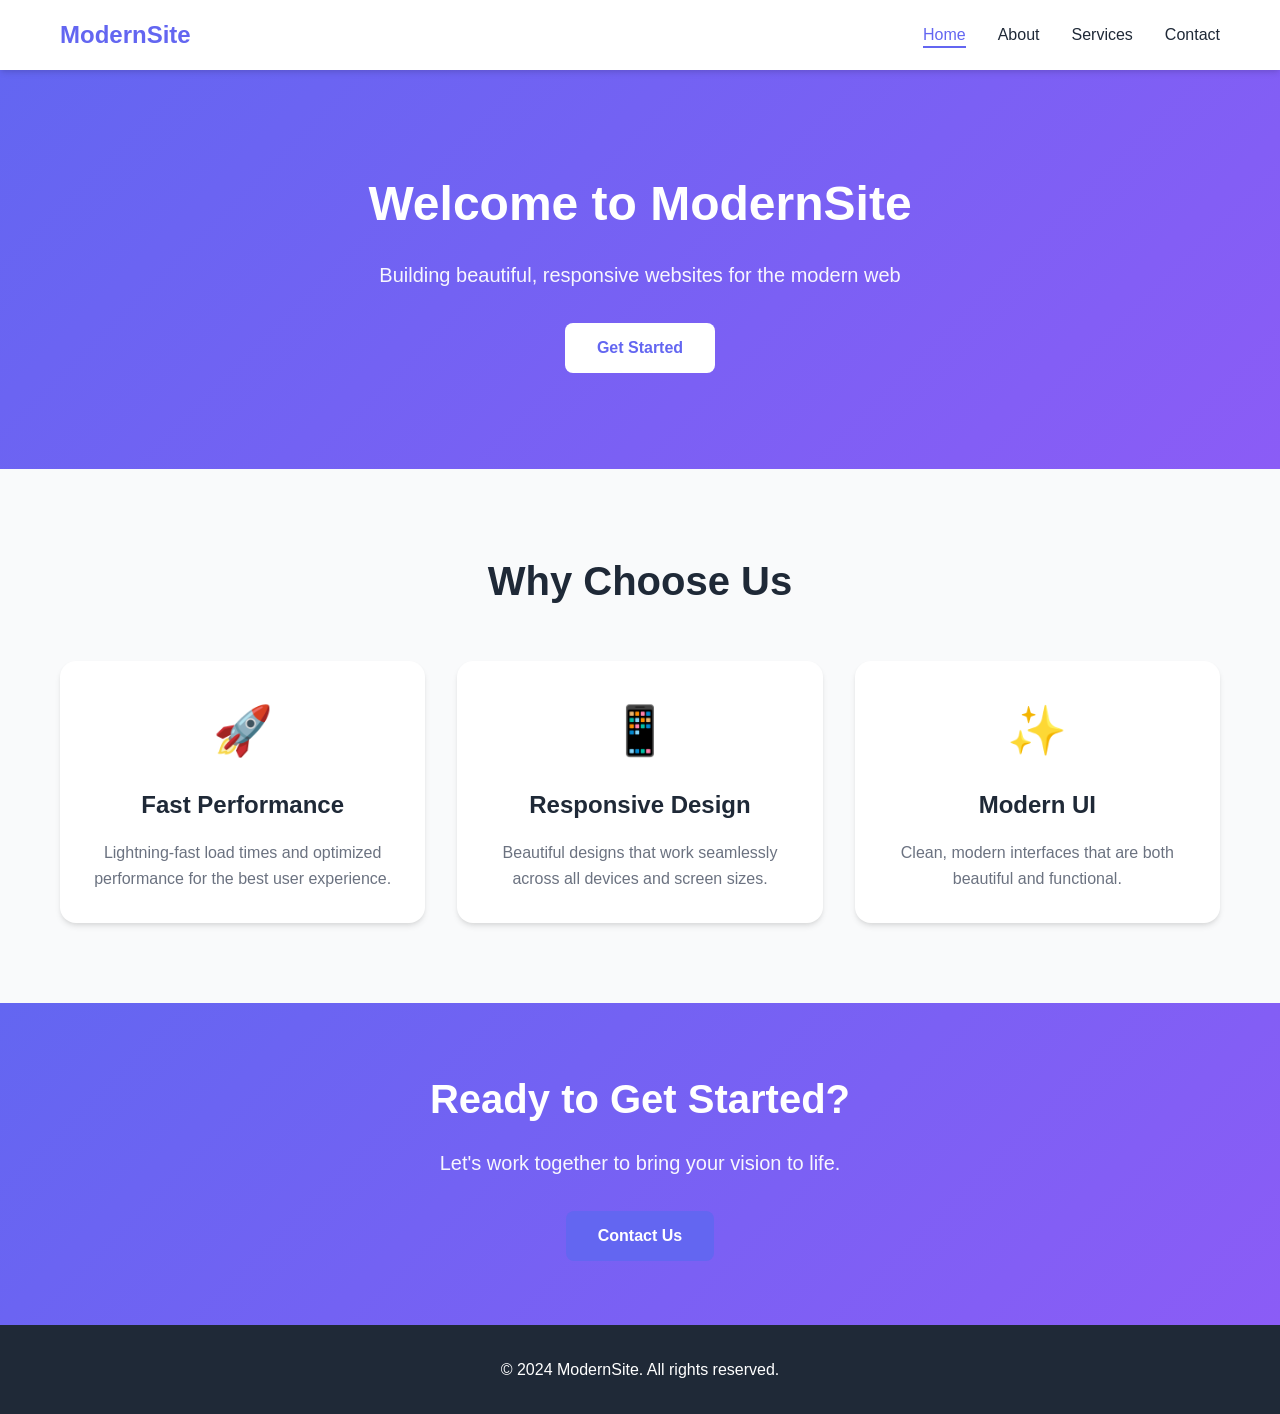
<file: index.html>
<!DOCTYPE html>
<html lang="en">
<head>
    <meta charset="UTF-8">
    <meta name="viewport" content="width=device-width, initial-scale=1.0">
    <title>Home - Modern Website</title>
    <link rel="stylesheet" href="styles.css">
</head>
<body>
    <header>
        <nav class="navbar">
            <div class="container">
                <div class="logo">
                    <h1>ModernSite</h1>
                </div>
                <ul class="nav-menu">
                    <li><a href="index.html" class="active">Home</a></li>
                    <li><a href="about.html">About</a></li>
                    <li><a href="services.html">Services</a></li>
                    <li><a href="contact.html">Contact</a></li>
                </ul>
                <div class="hamburger">
                    <span></span>
                    <span></span>
                    <span></span>
                </div>
            </div>
        </nav>
    </header>

    <main>
        <section class="hero">
            <div class="container">
                <div class="hero-content">
                    <h2 class="hero-title">Welcome to ModernSite</h2>
                    <p class="hero-subtitle">Building beautiful, responsive websites for the modern web</p>
                    <a href="contact.html" class="btn btn-primary">Get Started</a>
                </div>
            </div>
        </section>

        <section class="features">
            <div class="container">
                <h2 class="section-title">Why Choose Us</h2>
                <div class="features-grid">
                    <div class="feature-card">
                        <div class="feature-icon">🚀</div>
                        <h3>Fast Performance</h3>
                        <p>Lightning-fast load times and optimized performance for the best user experience.</p>
                    </div>
                    <div class="feature-card">
                        <div class="feature-icon">📱</div>
                        <h3>Responsive Design</h3>
                        <p>Beautiful designs that work seamlessly across all devices and screen sizes.</p>
                    </div>
                    <div class="feature-card">
                        <div class="feature-icon">✨</div>
                        <h3>Modern UI</h3>
                        <p>Clean, modern interfaces that are both beautiful and functional.</p>
                    </div>
                </div>
            </div>
        </section>

        <section class="cta-section">
            <div class="container">
                <h2>Ready to Get Started?</h2>
                <p>Let's work together to bring your vision to life.</p>
                <a href="contact.html" class="btn btn-secondary">Contact Us</a>
            </div>
        </section>
    </main>

    <footer>
        <div class="container">
            <p>&copy; 2024 ModernSite. All rights reserved.</p>
        </div>
    </footer>

    <script src="script.js"></script>
</body>
</html>
</file>
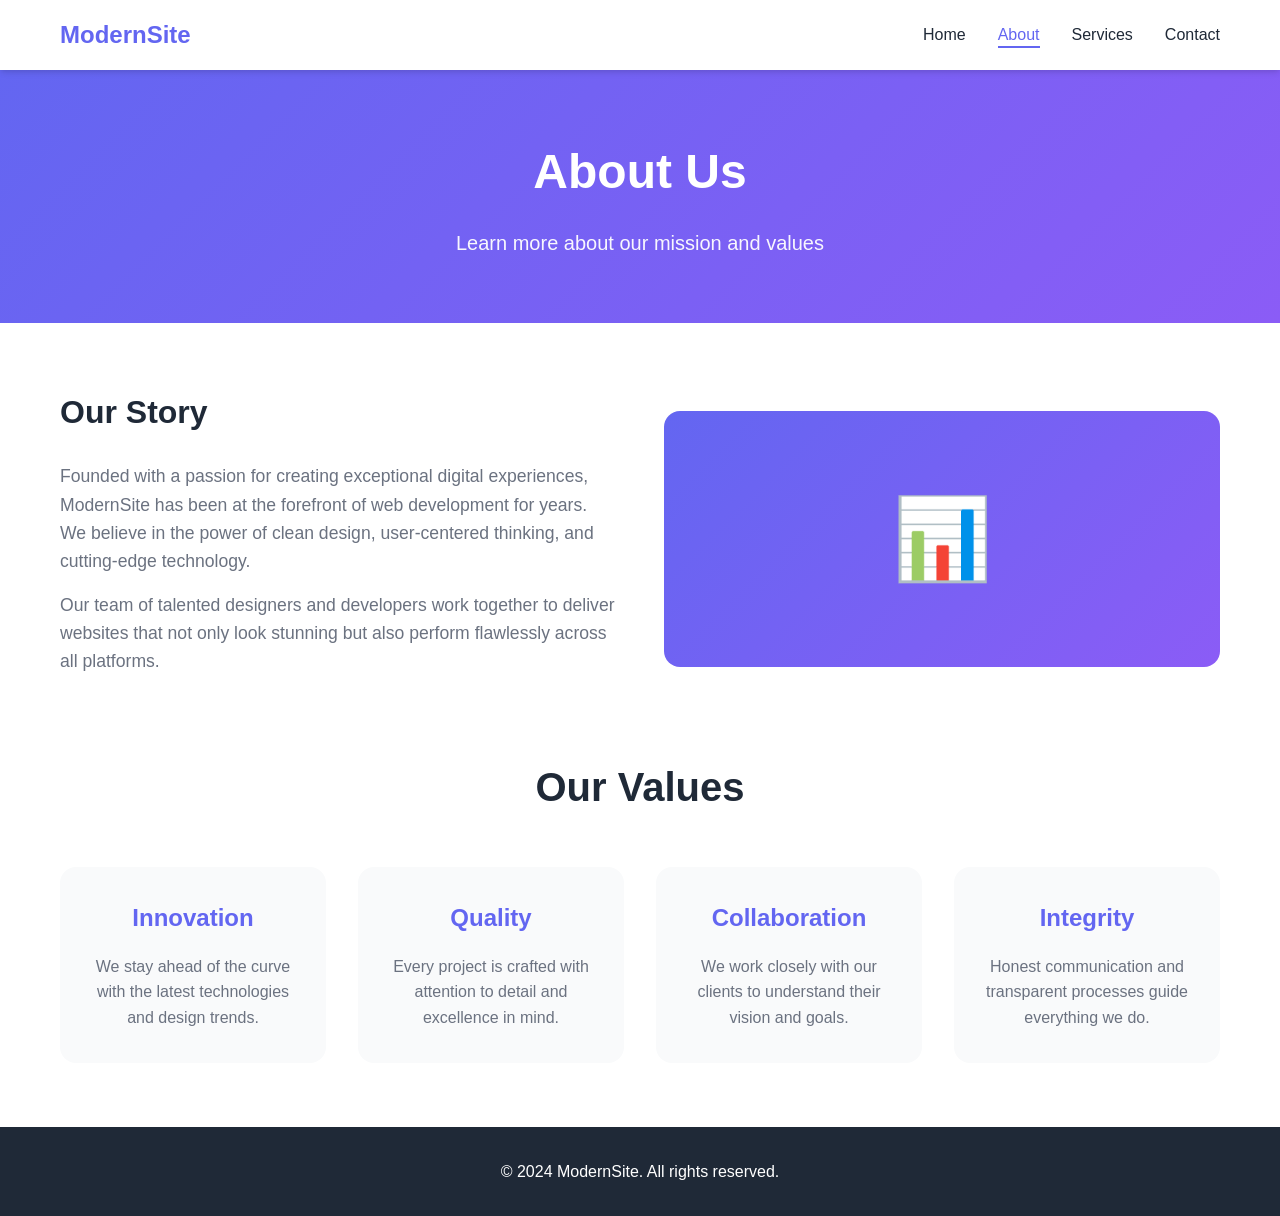
<file: about.html>
<!DOCTYPE html>
<html lang="en">
<head>
    <meta charset="UTF-8">
    <meta name="viewport" content="width=device-width, initial-scale=1.0">
    <title>About Us - Modern Website</title>
    <link rel="stylesheet" href="styles.css">
</head>
<body>
    <header>
        <nav class="navbar">
            <div class="container">
                <div class="logo">
                    <h1>ModernSite</h1>
                </div>
                <ul class="nav-menu">
                    <li><a href="index.html">Home</a></li>
                    <li><a href="about.html" class="active">About</a></li>
                    <li><a href="services.html">Services</a></li>
                    <li><a href="contact.html">Contact</a></li>
                </ul>
                <div class="hamburger">
                    <span></span>
                    <span></span>
                    <span></span>
                </div>
            </div>
        </nav>
    </header>

    <main>
        <section class="page-header">
            <div class="container">
                <h1>About Us</h1>
                <p>Learn more about our mission and values</p>
            </div>
        </section>

        <section class="about-content">
            <div class="container">
                <div class="about-grid">
                    <div class="about-text">
                        <h2>Our Story</h2>
                        <p>Founded with a passion for creating exceptional digital experiences, ModernSite has been at the forefront of web development for years. We believe in the power of clean design, user-centered thinking, and cutting-edge technology.</p>
                        <p>Our team of talented designers and developers work together to deliver websites that not only look stunning but also perform flawlessly across all platforms.</p>
                    </div>
                    <div class="about-image">
                        <div class="placeholder-image">📊</div>
                    </div>
                </div>

                <div class="values-section">
                    <h2>Our Values</h2>
                    <div class="values-grid">
                        <div class="value-item">
                            <h3>Innovation</h3>
                            <p>We stay ahead of the curve with the latest technologies and design trends.</p>
                        </div>
                        <div class="value-item">
                            <h3>Quality</h3>
                            <p>Every project is crafted with attention to detail and excellence in mind.</p>
                        </div>
                        <div class="value-item">
                            <h3>Collaboration</h3>
                            <p>We work closely with our clients to understand their vision and goals.</p>
                        </div>
                        <div class="value-item">
                            <h3>Integrity</h3>
                            <p>Honest communication and transparent processes guide everything we do.</p>
                        </div>
                    </div>
                </div>
            </div>
        </section>
    </main>

    <footer>
        <div class="container">
            <p>&copy; 2024 ModernSite. All rights reserved.</p>
        </div>
    </footer>

    <script src="script.js"></script>
</body>
</html>
</file>
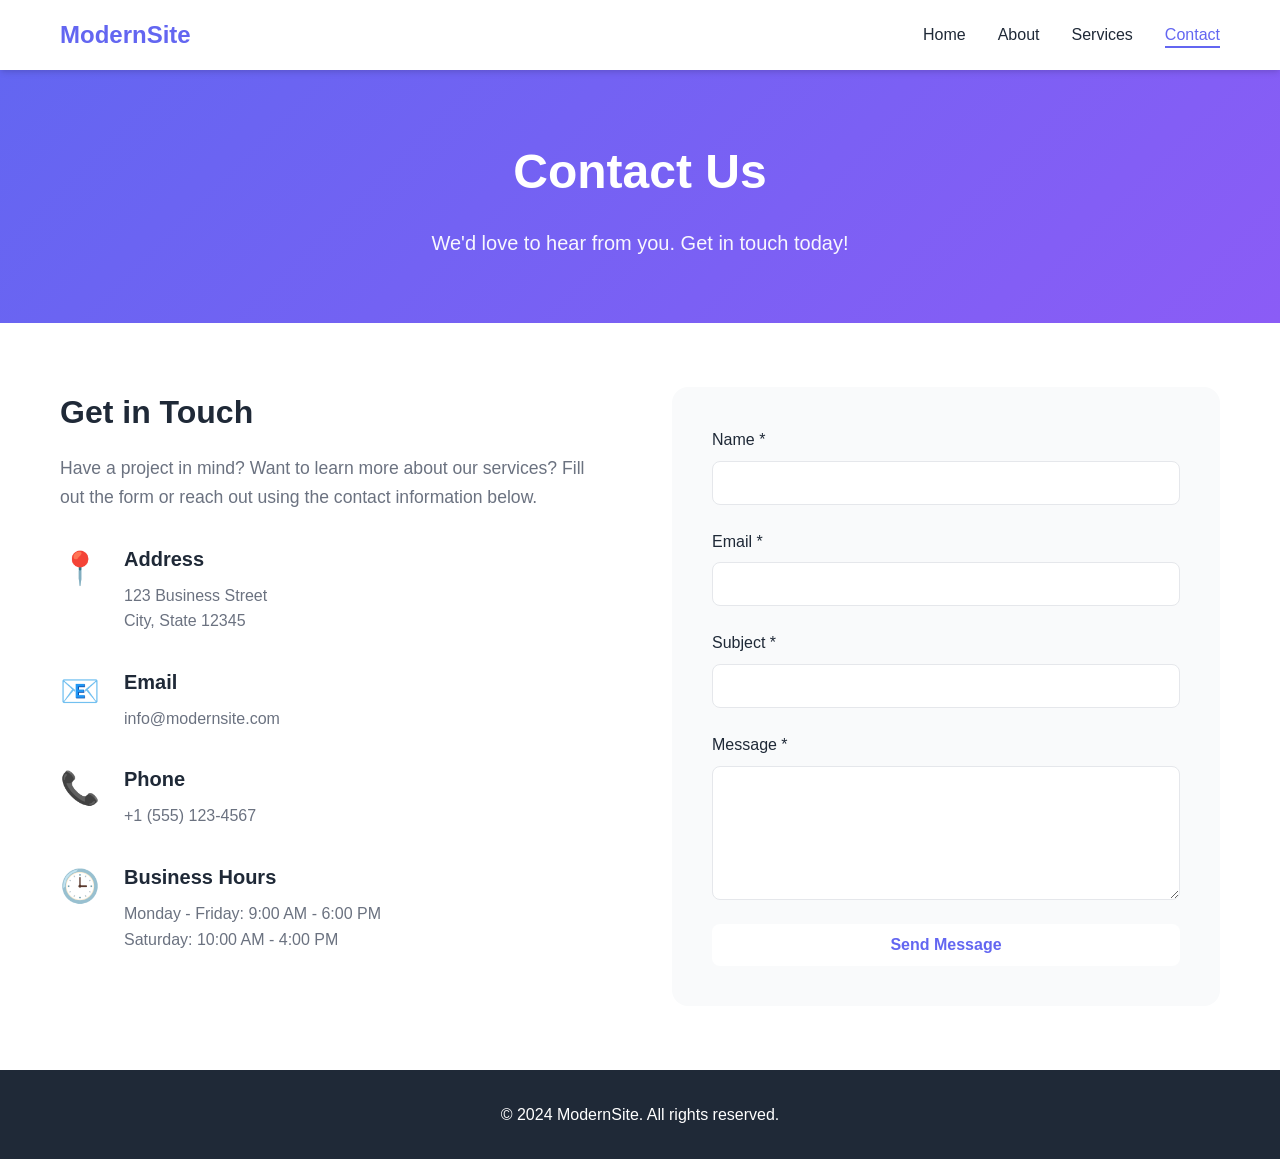
<file: contact.html>
<!DOCTYPE html>
<html lang="en">
<head>
    <meta charset="UTF-8">
    <meta name="viewport" content="width=device-width, initial-scale=1.0">
    <title>Contact Us - Modern Website</title>
    <link rel="stylesheet" href="styles.css">
</head>
<body>
    <header>
        <nav class="navbar">
            <div class="container">
                <div class="logo">
                    <h1>ModernSite</h1>
                </div>
                <ul class="nav-menu">
                    <li><a href="index.html">Home</a></li>
                    <li><a href="about.html">About</a></li>
                    <li><a href="services.html">Services</a></li>
                    <li><a href="contact.html" class="active">Contact</a></li>
                </ul>
                <div class="hamburger">
                    <span></span>
                    <span></span>
                    <span></span>
                </div>
            </div>
        </nav>
    </header>

    <main>
        <section class="page-header">
            <div class="container">
                <h1>Contact Us</h1>
                <p>We'd love to hear from you. Get in touch today!</p>
            </div>
        </section>

        <section class="contact-content">
            <div class="container">
                <div class="contact-grid">
                    <div class="contact-info">
                        <h2>Get in Touch</h2>
                        <p>Have a project in mind? Want to learn more about our services? Fill out the form or reach out using the contact information below.</p>
                        
                        <div class="contact-details">
                            <div class="contact-item">
                                <div class="contact-icon">📍</div>
                                <div>
                                    <h3>Address</h3>
                                    <p>123 Business Street<br>City, State 12345</p>
                                </div>
                            </div>
                            <div class="contact-item">
                                <div class="contact-icon">📧</div>
                                <div>
                                    <h3>Email</h3>
                                    <p>info@modernsite.com</p>
                                </div>
                            </div>
                            <div class="contact-item">
                                <div class="contact-icon">📞</div>
                                <div>
                                    <h3>Phone</h3>
                                    <p>+1 (555) 123-4567</p>
                                </div>
                            </div>
                            <div class="contact-item">
                                <div class="contact-icon">🕒</div>
                                <div>
                                    <h3>Business Hours</h3>
                                    <p>Monday - Friday: 9:00 AM - 6:00 PM<br>Saturday: 10:00 AM - 4:00 PM</p>
                                </div>
                            </div>
                        </div>
                    </div>

                    <div class="contact-form-container">
                        <form class="contact-form" id="contactForm">
                            <div class="form-group">
                                <label for="name">Name *</label>
                                <input type="text" id="name" name="name" required>
                            </div>
                            <div class="form-group">
                                <label for="email">Email *</label>
                                <input type="email" id="email" name="email" required>
                            </div>
                            <div class="form-group">
                                <label for="subject">Subject *</label>
                                <input type="text" id="subject" name="subject" required>
                            </div>
                            <div class="form-group">
                                <label for="message">Message *</label>
                                <textarea id="message" name="message" rows="6" required></textarea>
                            </div>
                            <button type="submit" class="btn btn-primary">Send Message</button>
                        </form>
                    </div>
                </div>
            </div>
        </section>
    </main>

    <footer>
        <div class="container">
            <p>&copy; 2024 ModernSite. All rights reserved.</p>
        </div>
    </footer>

    <script src="script.js"></script>
</body>
</html>
</file>
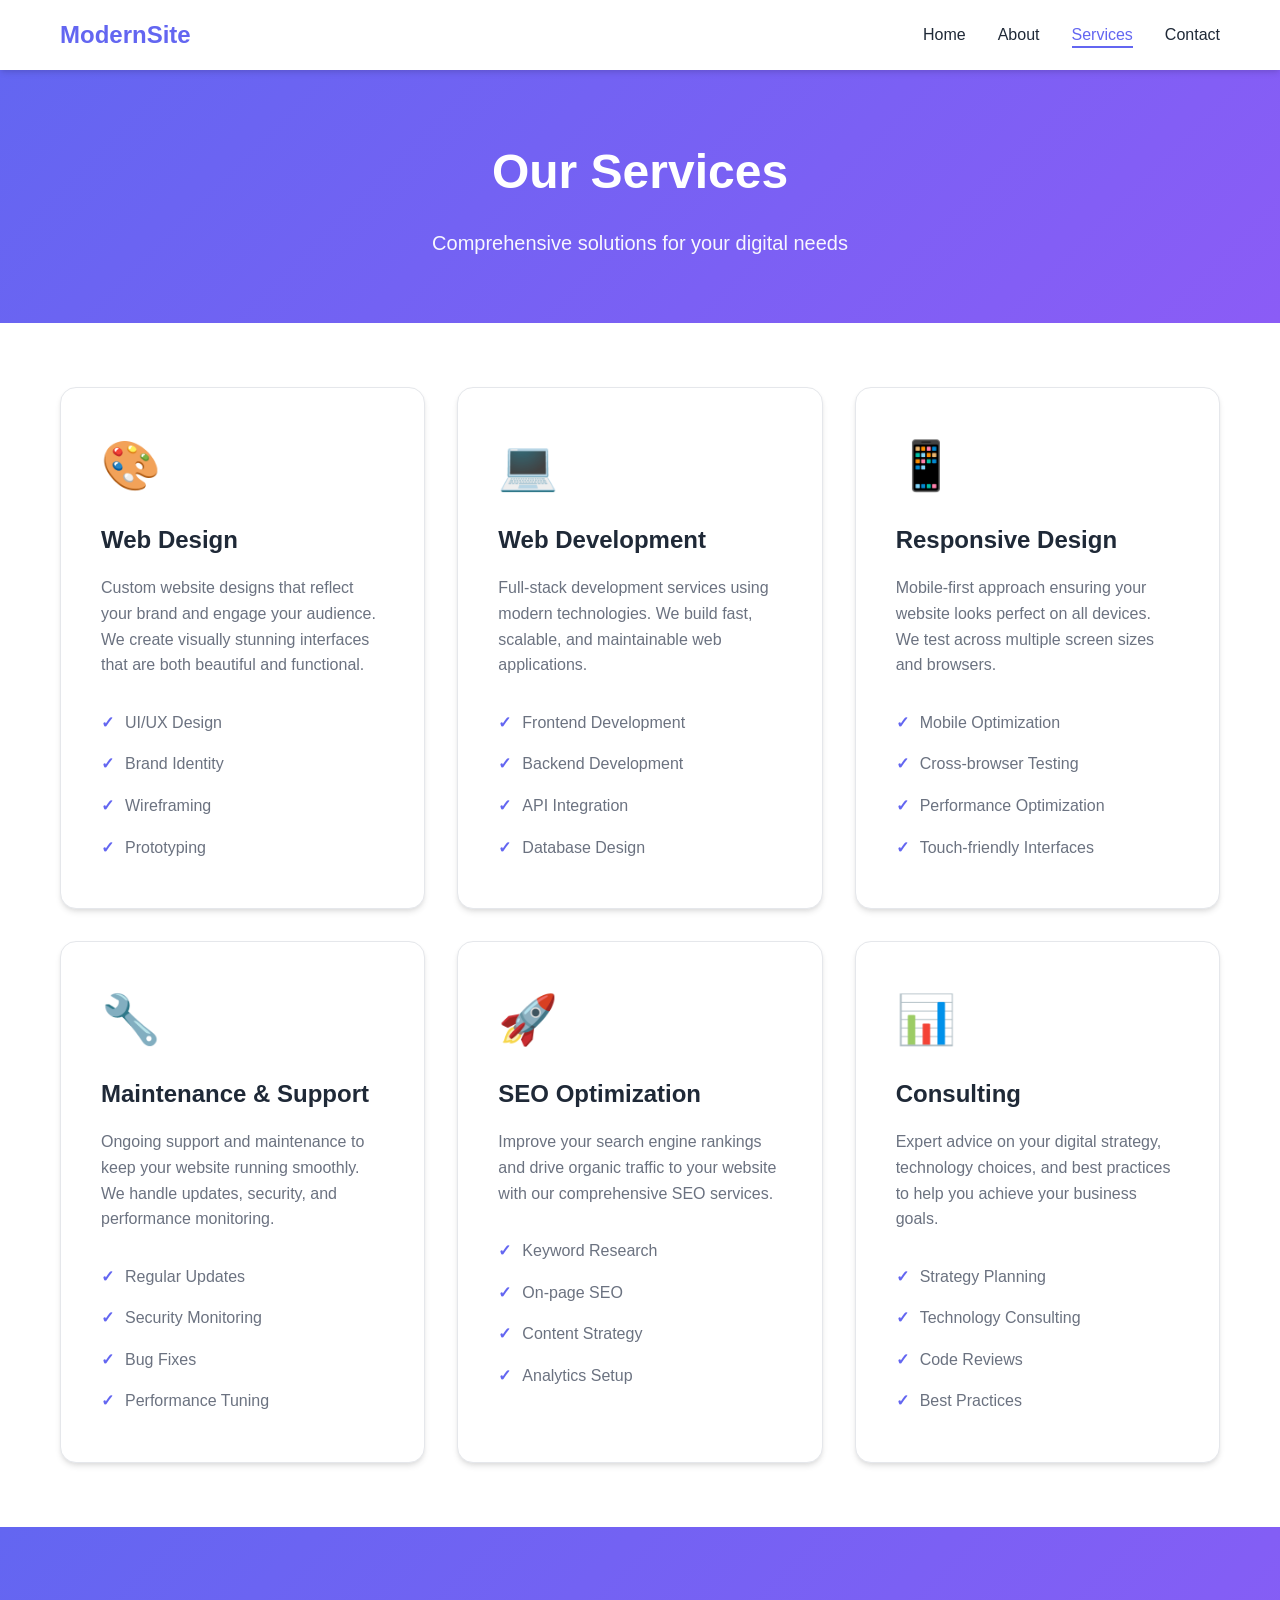
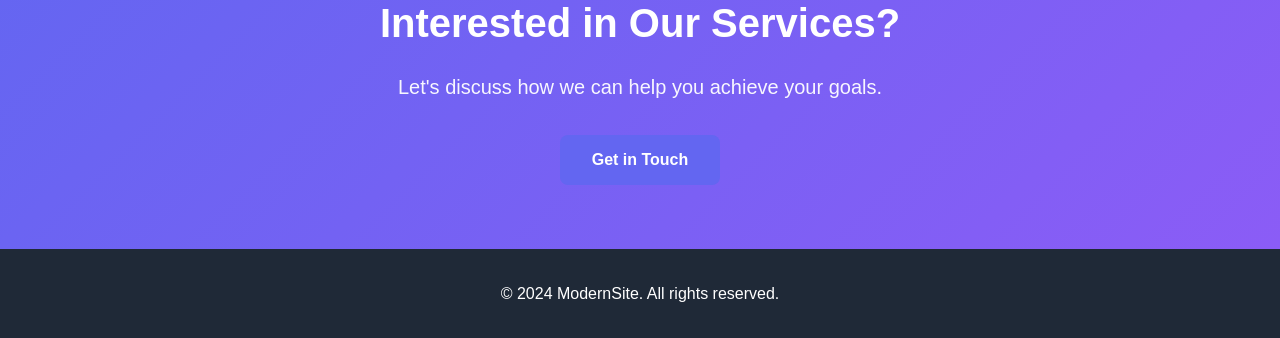
<file: services.html>
<!DOCTYPE html>
<html lang="en">
<head>
    <meta charset="UTF-8">
    <meta name="viewport" content="width=device-width, initial-scale=1.0">
    <title>Services - Modern Website</title>
    <link rel="stylesheet" href="styles.css">
</head>
<body>
    <header>
        <nav class="navbar">
            <div class="container">
                <div class="logo">
                    <h1>ModernSite</h1>
                </div>
                <ul class="nav-menu">
                    <li><a href="index.html">Home</a></li>
                    <li><a href="about.html">About</a></li>
                    <li><a href="services.html" class="active">Services</a></li>
                    <li><a href="contact.html">Contact</a></li>
                </ul>
                <div class="hamburger">
                    <span></span>
                    <span></span>
                    <span></span>
                </div>
            </div>
        </nav>
    </header>

    <main>
        <section class="page-header">
            <div class="container">
                <h1>Our Services</h1>
                <p>Comprehensive solutions for your digital needs</p>
            </div>
        </section>

        <section class="services-content">
            <div class="container">
                <div class="services-grid">
                    <div class="service-card">
                        <div class="service-icon">🎨</div>
                        <h3>Web Design</h3>
                        <p>Custom website designs that reflect your brand and engage your audience. We create visually stunning interfaces that are both beautiful and functional.</p>
                        <ul class="service-features">
                            <li>UI/UX Design</li>
                            <li>Brand Identity</li>
                            <li>Wireframing</li>
                            <li>Prototyping</li>
                        </ul>
                    </div>

                    <div class="service-card">
                        <div class="service-icon">💻</div>
                        <h3>Web Development</h3>
                        <p>Full-stack development services using modern technologies. We build fast, scalable, and maintainable web applications.</p>
                        <ul class="service-features">
                            <li>Frontend Development</li>
                            <li>Backend Development</li>
                            <li>API Integration</li>
                            <li>Database Design</li>
                        </ul>
                    </div>

                    <div class="service-card">
                        <div class="service-icon">📱</div>
                        <h3>Responsive Design</h3>
                        <p>Mobile-first approach ensuring your website looks perfect on all devices. We test across multiple screen sizes and browsers.</p>
                        <ul class="service-features">
                            <li>Mobile Optimization</li>
                            <li>Cross-browser Testing</li>
                            <li>Performance Optimization</li>
                            <li>Touch-friendly Interfaces</li>
                        </ul>
                    </div>

                    <div class="service-card">
                        <div class="service-icon">🔧</div>
                        <h3>Maintenance & Support</h3>
                        <p>Ongoing support and maintenance to keep your website running smoothly. We handle updates, security, and performance monitoring.</p>
                        <ul class="service-features">
                            <li>Regular Updates</li>
                            <li>Security Monitoring</li>
                            <li>Bug Fixes</li>
                            <li>Performance Tuning</li>
                        </ul>
                    </div>

                    <div class="service-card">
                        <div class="service-icon">🚀</div>
                        <h3>SEO Optimization</h3>
                        <p>Improve your search engine rankings and drive organic traffic to your website with our comprehensive SEO services.</p>
                        <ul class="service-features">
                            <li>Keyword Research</li>
                            <li>On-page SEO</li>
                            <li>Content Strategy</li>
                            <li>Analytics Setup</li>
                        </ul>
                    </div>

                    <div class="service-card">
                        <div class="service-icon">📊</div>
                        <h3>Consulting</h3>
                        <p>Expert advice on your digital strategy, technology choices, and best practices to help you achieve your business goals.</p>
                        <ul class="service-features">
                            <li>Strategy Planning</li>
                            <li>Technology Consulting</li>
                            <li>Code Reviews</li>
                            <li>Best Practices</li>
                        </ul>
                    </div>
                </div>
            </div>
        </section>

        <section class="cta-section">
            <div class="container">
                <h2>Interested in Our Services?</h2>
                <p>Let's discuss how we can help you achieve your goals.</p>
                <a href="contact.html" class="btn btn-secondary">Get in Touch</a>
            </div>
        </section>
    </main>

    <footer>
        <div class="container">
            <p>&copy; 2024 ModernSite. All rights reserved.</p>
        </div>
    </footer>

    <script src="script.js"></script>
</body>
</html>
</file>
<file: styles.css>
/* Reset and Base Styles */
* {
    margin: 0;
    padding: 0;
    box-sizing: border-box;
}

:root {
    --primary-color: #6366f1;
    --primary-dark: #4f46e5;
    --secondary-color: #8b5cf6;
    --text-dark: #1f2937;
    --text-light: #6b7280;
    --bg-light: #f9fafb;
    --bg-white: #ffffff;
    --border-color: #e5e7eb;
    --shadow: 0 4px 6px -1px rgba(0, 0, 0, 0.1), 0 2px 4px -1px rgba(0, 0, 0, 0.06);
    --shadow-lg: 0 10px 15px -3px rgba(0, 0, 0, 0.1), 0 4px 6px -2px rgba(0, 0, 0, 0.05);
}

body {
    font-family: -apple-system, BlinkMacSystemFont, 'Segoe UI', Roboto, 'Helvetica Neue', Arial, sans-serif;
    line-height: 1.6;
    color: var(--text-dark);
    background-color: var(--bg-white);
}

.container {
    max-width: 1200px;
    margin: 0 auto;
    padding: 0 20px;
}

/* Header and Navigation */
header {
    background-color: var(--bg-white);
    box-shadow: var(--shadow);
    position: sticky;
    top: 0;
    z-index: 1000;
}

.navbar {
    padding: 1rem 0;
}

.navbar .container {
    display: flex;
    justify-content: space-between;
    align-items: center;
}

.logo h1 {
    font-size: 1.5rem;
    color: var(--primary-color);
    font-weight: 700;
}

.nav-menu {
    display: flex;
    list-style: none;
    gap: 2rem;
}

.nav-menu a {
    text-decoration: none;
    color: var(--text-dark);
    font-weight: 500;
    transition: color 0.3s ease;
    position: relative;
}

.nav-menu a:hover,
.nav-menu a.active {
    color: var(--primary-color);
}

.nav-menu a.active::after {
    content: '';
    position: absolute;
    bottom: -5px;
    left: 0;
    width: 100%;
    height: 2px;
    background-color: var(--primary-color);
}

.hamburger {
    display: none;
    flex-direction: column;
    cursor: pointer;
    gap: 4px;
}

.hamburger span {
    width: 25px;
    height: 3px;
    background-color: var(--text-dark);
    transition: all 0.3s ease;
}

/* Hero Section */
.hero {
    background: linear-gradient(135deg, var(--primary-color) 0%, var(--secondary-color) 100%);
    color: white;
    padding: 6rem 0;
    text-align: center;
}

.hero-content {
    max-width: 800px;
    margin: 0 auto;
}

.hero-title {
    font-size: 3rem;
    font-weight: 700;
    margin-bottom: 1rem;
}

.hero-subtitle {
    font-size: 1.25rem;
    margin-bottom: 2rem;
    opacity: 0.95;
}

/* Buttons */
.btn {
    display: inline-block;
    padding: 0.75rem 2rem;
    border-radius: 0.5rem;
    text-decoration: none;
    font-weight: 600;
    transition: all 0.3s ease;
    border: none;
    cursor: pointer;
    font-size: 1rem;
}

.btn-primary {
    background-color: white;
    color: var(--primary-color);
}

.btn-primary:hover {
    transform: translateY(-2px);
    box-shadow: var(--shadow-lg);
}

.btn-secondary {
    background-color: var(--primary-color);
    color: white;
}

.btn-secondary:hover {
    background-color: var(--primary-dark);
    transform: translateY(-2px);
    box-shadow: var(--shadow-lg);
}

/* Features Section */
.features {
    padding: 5rem 0;
    background-color: var(--bg-light);
}

.section-title {
    text-align: center;
    font-size: 2.5rem;
    margin-bottom: 3rem;
    color: var(--text-dark);
}

.features-grid {
    display: grid;
    grid-template-columns: repeat(auto-fit, minmax(300px, 1fr));
    gap: 2rem;
}

.feature-card {
    background-color: var(--bg-white);
    padding: 2rem;
    border-radius: 1rem;
    box-shadow: var(--shadow);
    text-align: center;
    transition: transform 0.3s ease, box-shadow 0.3s ease;
}

.feature-card:hover {
    transform: translateY(-5px);
    box-shadow: var(--shadow-lg);
}

.feature-icon {
    font-size: 3rem;
    margin-bottom: 1rem;
}

.feature-card h3 {
    font-size: 1.5rem;
    margin-bottom: 1rem;
    color: var(--text-dark);
}

.feature-card p {
    color: var(--text-light);
}

/* Page Header */
.page-header {
    background: linear-gradient(135deg, var(--primary-color) 0%, var(--secondary-color) 100%);
    color: white;
    padding: 4rem 0;
    text-align: center;
}

.page-header h1 {
    font-size: 3rem;
    margin-bottom: 1rem;
}

.page-header p {
    font-size: 1.25rem;
    opacity: 0.95;
}

/* About Page */
.about-content {
    padding: 4rem 0;
}

.about-grid {
    display: grid;
    grid-template-columns: 1fr 1fr;
    gap: 3rem;
    align-items: center;
    margin-bottom: 4rem;
}

.about-text h2 {
    font-size: 2rem;
    margin-bottom: 1.5rem;
    color: var(--text-dark);
}

.about-text p {
    color: var(--text-light);
    margin-bottom: 1rem;
    font-size: 1.1rem;
}

.placeholder-image {
    background: linear-gradient(135deg, var(--primary-color) 0%, var(--secondary-color) 100%);
    border-radius: 1rem;
    padding: 4rem;
    text-align: center;
    font-size: 5rem;
    color: white;
}

.values-section {
    margin-top: 4rem;
}

.values-section h2 {
    text-align: center;
    font-size: 2.5rem;
    margin-bottom: 3rem;
    color: var(--text-dark);
}

.values-grid {
    display: grid;
    grid-template-columns: repeat(auto-fit, minmax(250px, 1fr));
    gap: 2rem;
}

.value-item {
    background-color: var(--bg-light);
    padding: 2rem;
    border-radius: 1rem;
    text-align: center;
}

.value-item h3 {
    font-size: 1.5rem;
    margin-bottom: 1rem;
    color: var(--primary-color);
}

.value-item p {
    color: var(--text-light);
}

/* Services Page */
.services-content {
    padding: 4rem 0;
}

.services-grid {
    display: grid;
    grid-template-columns: repeat(auto-fit, minmax(350px, 1fr));
    gap: 2rem;
}

.service-card {
    background-color: var(--bg-white);
    padding: 2.5rem;
    border-radius: 1rem;
    box-shadow: var(--shadow);
    transition: transform 0.3s ease, box-shadow 0.3s ease;
    border: 1px solid var(--border-color);
}

.service-card:hover {
    transform: translateY(-5px);
    box-shadow: var(--shadow-lg);
}

.service-icon {
    font-size: 3rem;
    margin-bottom: 1rem;
}

.service-card h3 {
    font-size: 1.5rem;
    margin-bottom: 1rem;
    color: var(--text-dark);
}

.service-card p {
    color: var(--text-light);
    margin-bottom: 1.5rem;
}

.service-features {
    list-style: none;
    padding-left: 0;
}

.service-features li {
    padding: 0.5rem 0;
    color: var(--text-light);
    position: relative;
    padding-left: 1.5rem;
}

.service-features li::before {
    content: '✓';
    position: absolute;
    left: 0;
    color: var(--primary-color);
    font-weight: bold;
}

/* Contact Page */
.contact-content {
    padding: 4rem 0;
}

.contact-grid {
    display: grid;
    grid-template-columns: 1fr 1fr;
    gap: 4rem;
}

.contact-info h2 {
    font-size: 2rem;
    margin-bottom: 1rem;
    color: var(--text-dark);
}

.contact-info > p {
    color: var(--text-light);
    margin-bottom: 2rem;
    font-size: 1.1rem;
}

.contact-details {
    display: flex;
    flex-direction: column;
    gap: 2rem;
}

.contact-item {
    display: flex;
    gap: 1.5rem;
    align-items: flex-start;
}

.contact-icon {
    font-size: 2rem;
    flex-shrink: 0;
}

.contact-item h3 {
    font-size: 1.25rem;
    margin-bottom: 0.5rem;
    color: var(--text-dark);
}

.contact-item p {
    color: var(--text-light);
}

.contact-form-container {
    background-color: var(--bg-light);
    padding: 2.5rem;
    border-radius: 1rem;
}

.contact-form {
    display: flex;
    flex-direction: column;
    gap: 1.5rem;
}

.form-group {
    display: flex;
    flex-direction: column;
}

.form-group label {
    margin-bottom: 0.5rem;
    font-weight: 500;
    color: var(--text-dark);
}

.form-group input,
.form-group textarea {
    padding: 0.75rem;
    border: 1px solid var(--border-color);
    border-radius: 0.5rem;
    font-size: 1rem;
    font-family: inherit;
    transition: border-color 0.3s ease;
}

.form-group input:focus,
.form-group textarea:focus {
    outline: none;
    border-color: var(--primary-color);
}

.form-group textarea {
    resize: vertical;
}

/* CTA Section */
.cta-section {
    background: linear-gradient(135deg, var(--primary-color) 0%, var(--secondary-color) 100%);
    color: white;
    padding: 4rem 0;
    text-align: center;
}

.cta-section h2 {
    font-size: 2.5rem;
    margin-bottom: 1rem;
}

.cta-section p {
    font-size: 1.25rem;
    margin-bottom: 2rem;
    opacity: 0.95;
}

/* Footer */
footer {
    background-color: var(--text-dark);
    color: white;
    padding: 2rem 0;
    text-align: center;
}

/* Responsive Design */
@media (max-width: 768px) {
    .hamburger {
        display: flex;
    }

    .nav-menu {
        position: fixed;
        left: -100%;
        top: 70px;
        flex-direction: column;
        background-color: var(--bg-white);
        width: 100%;
        text-align: center;
        transition: 0.3s;
        box-shadow: var(--shadow);
        padding: 2rem 0;
        gap: 0;
    }

    .nav-menu.active {
        left: 0;
    }

    .nav-menu li {
        padding: 1rem 0;
    }

    .hero-title {
        font-size: 2rem;
    }

    .hero-subtitle {
        font-size: 1rem;
    }

    .about-grid,
    .contact-grid {
        grid-template-columns: 1fr;
        gap: 2rem;
    }

    .services-grid {
        grid-template-columns: 1fr;
    }

    .features-grid {
        grid-template-columns: 1fr;
    }

    .section-title {
        font-size: 2rem;
    }

    .page-header h1 {
        font-size: 2rem;
    }

    .cta-section h2 {
        font-size: 2rem;
    }
}

@media (max-width: 480px) {
    .container {
        padding: 0 15px;
    }

    .hero {
        padding: 4rem 0;
    }

    .features,
    .about-content,
    .services-content,
    .contact-content {
        padding: 3rem 0;
    }

    .contact-form-container {
        padding: 1.5rem;
    }
}
</file>
